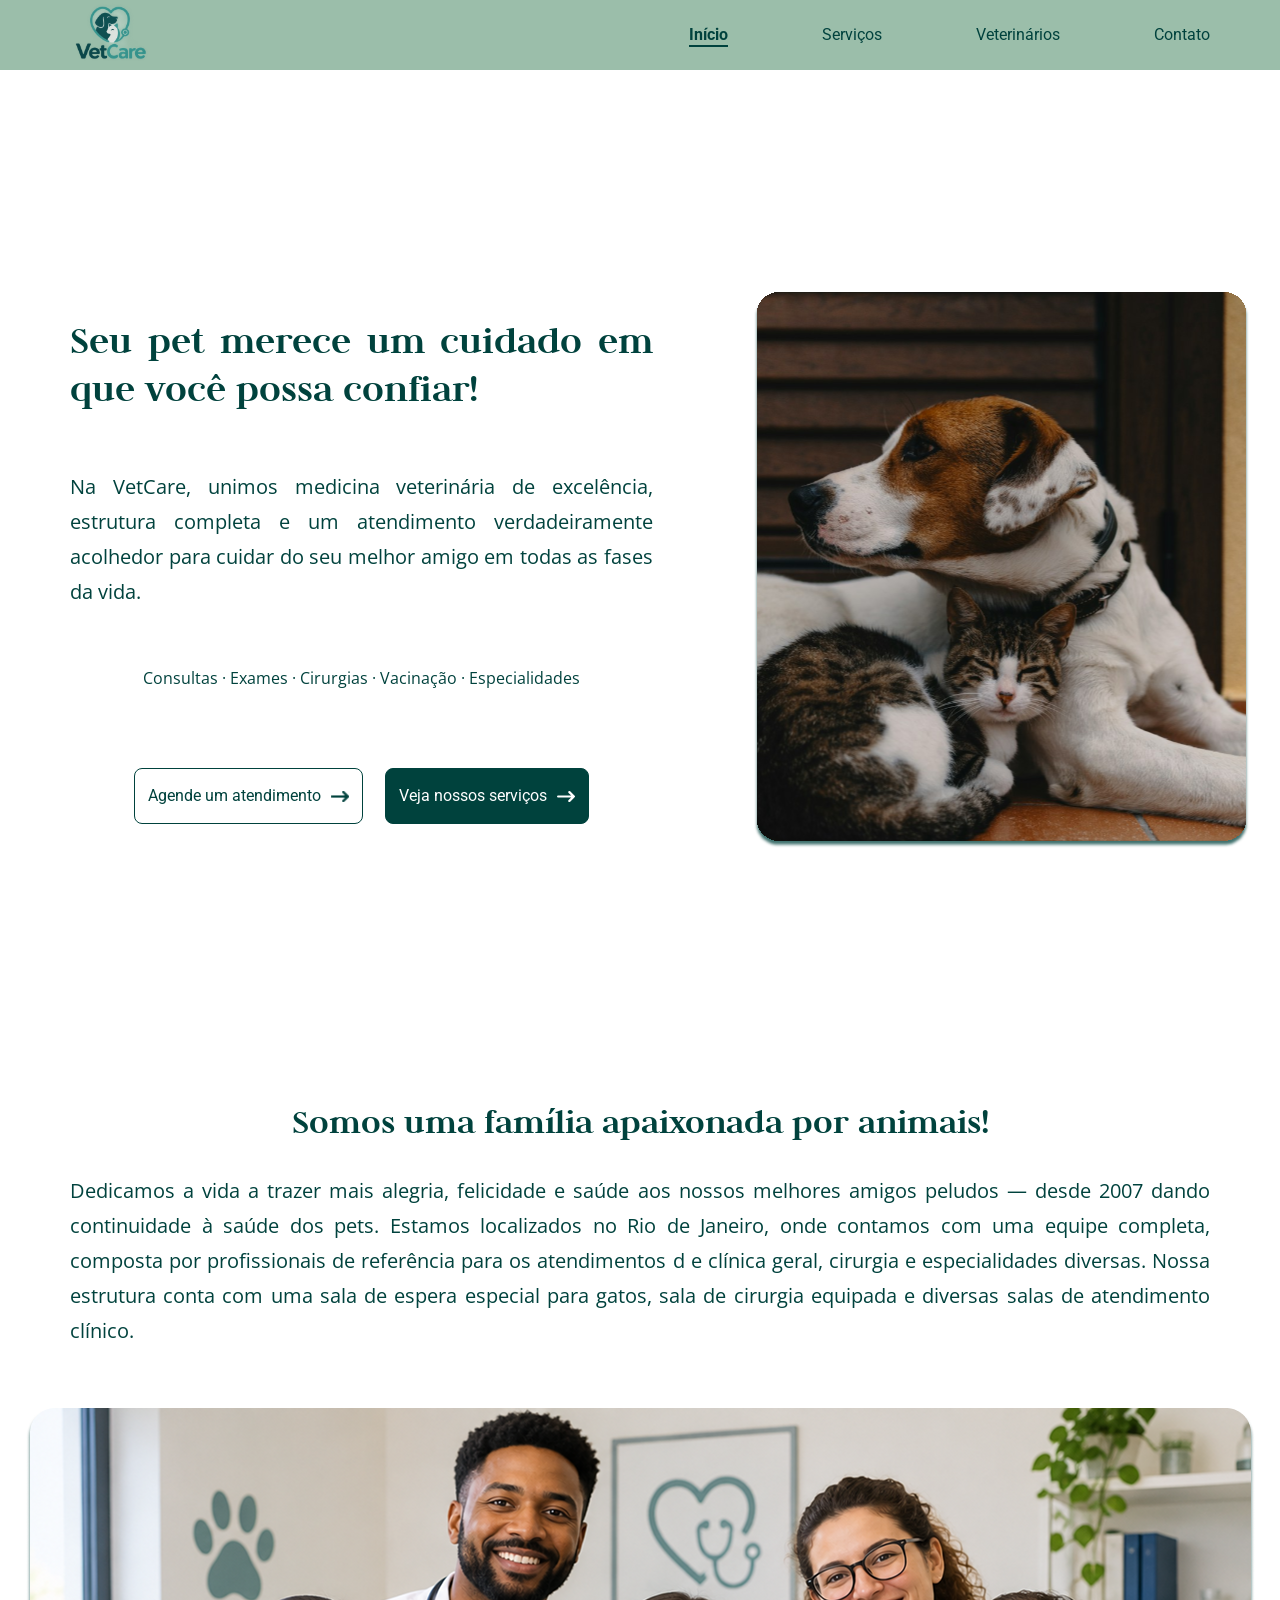
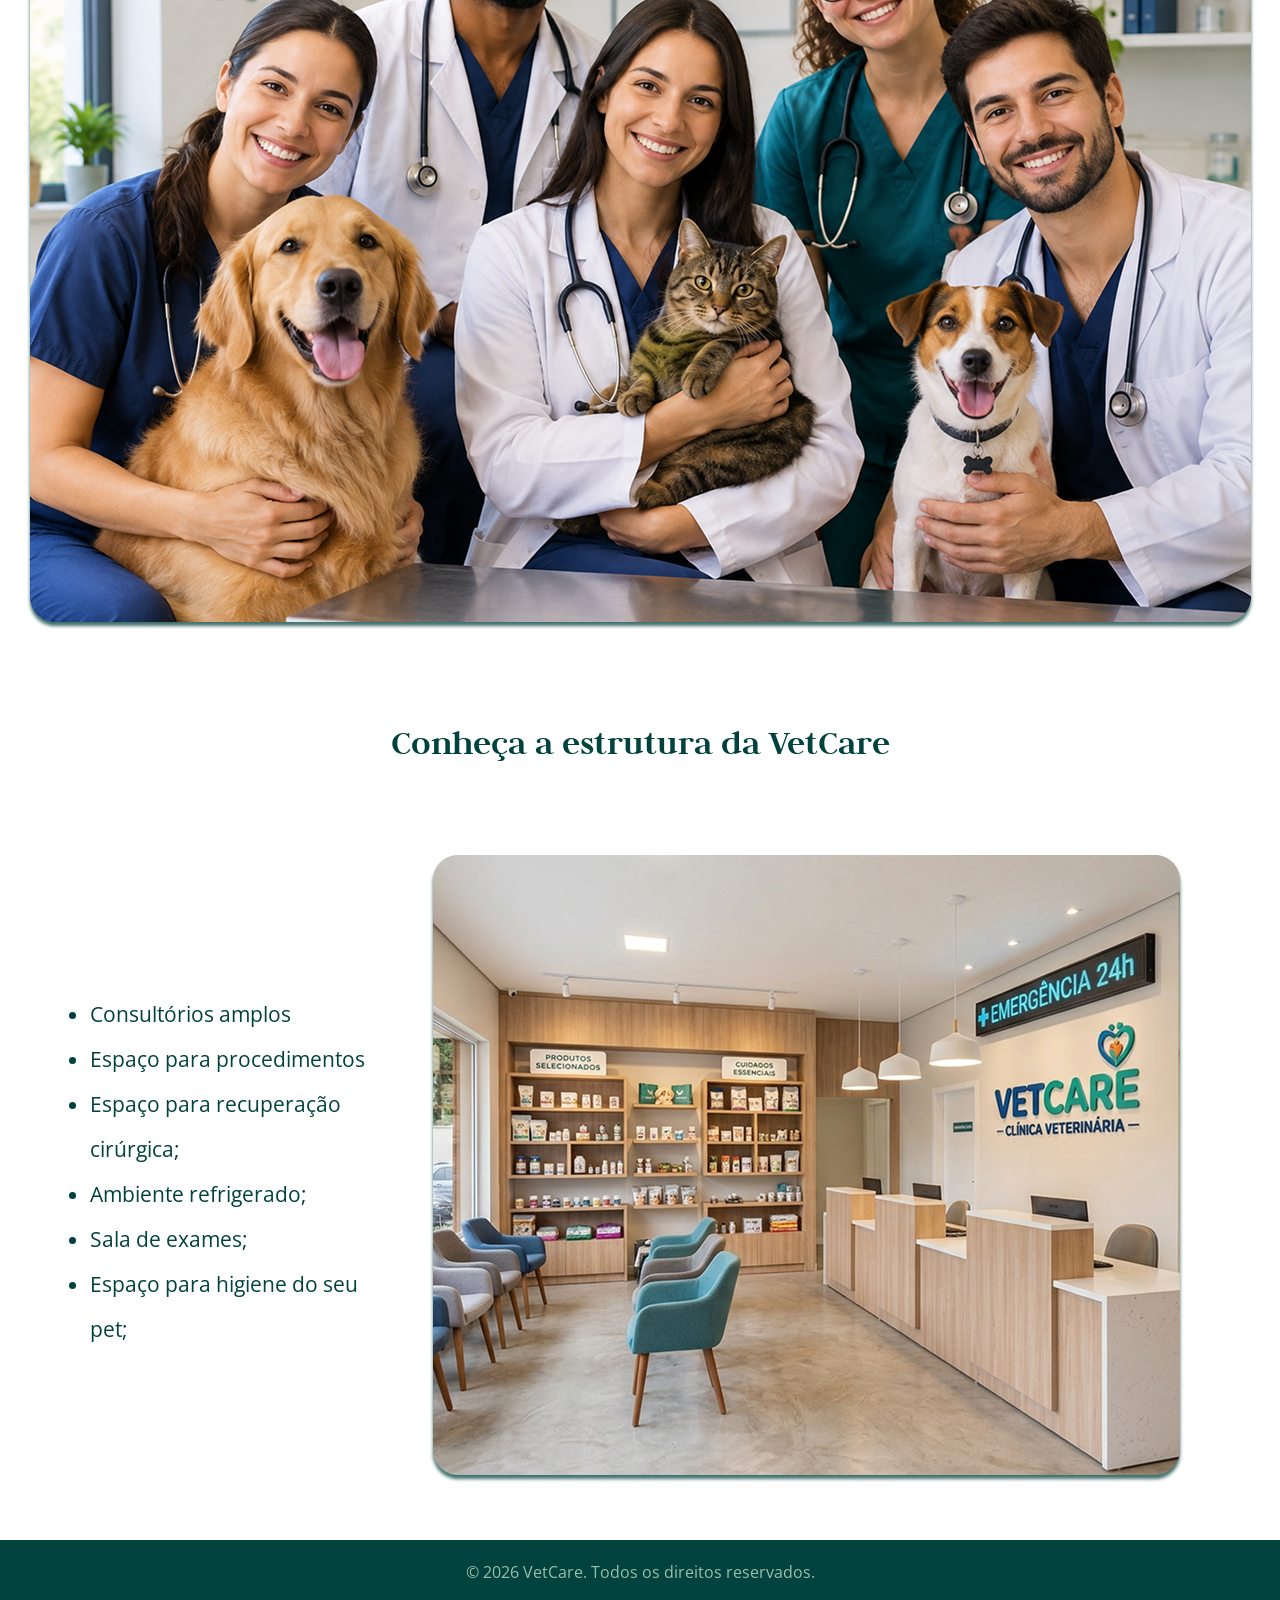
<file: index.html>
<!DOCTYPE html>
<html lang="pt-br">

<head>
    <meta charset="UTF-8">
    <meta name="viewport" content="width=device-width, initial-scale=1.0">
    <title>VetCare | Cuidado de qualidade para seu pet</title>
    <link rel="stylesheet" href="./css/styles.css">
    <link rel="stylesheet" href="./css/home.css">

    <link rel="preconnect" href="https://fonts.googleapis.com">
    <link rel="preconnect" href="https://fonts.gstatic.com" crossorigin>
    <link
        href="https://fonts.googleapis.com/css2?family=Judson:ital,wght@0,400;0,700;1,400&family=Montserrat:ital,wght@0,100..900;1,100..900&family=Open+Sans:ital,wght@0,300..800;1,300..800&family=Roboto:ital,wght@0,100..900;1,100..900&display=swap"
        rel="stylesheet">

</head>

<body>
    <header>
        <div class="logo"><a href="../index.html"><img src="./assets/img/logo.vetcare.png" alt="VetCare Logo"></a></div>
       
        <nav class="navbar">
            <ul>
                <li><a href="index.html" class="ativo">Início</a></li>
                <li><a href="pages/servicos.html">Serviços</a></li>
                <li><a href="pages/veterinarios.html">Veterinários</a></li>
                <li><a href="pages/contato.html">Contato</a></li>
            </ul>
        </nav>
    </header>

    <main>
        <section class="hero">
            <div class="hero-content">
                <h1>Seu pet merece um cuidado em que você possa confiar!</h1>
                <p class="hero-description">Na VetCare, unimos medicina veterinária de excelência, estrutura completa e
                    um atendimento verdadeiramente acolhedor para cuidar do seu melhor amigo em todas as fases da vida.
                </p>
                <p class="hero-services"> Consultas · Exames · Cirurgias · Vacinação · Especialidades</p>

                <div class="botoes">
                    <a href="pages/agendamento.html" class="btn-1">Agende um atendimento <img src="assets/icons/seta-direita-verde-2.jpg"
                            alt="seta direita"></a>
                    <a href="pages/servicos.html" class="btn-2">Veja nossos serviços <img src="assets/icons/seta-direita-branca.svg"
                            alt="seta direita"></a>
                </div>
            </div>



            <div class="hero-image">
                <img src="../assets/img/img-pet-01.svg" alt="Hero Image">
            </div>


        </section>

        <section>
            <div class="sobre-nos">
                <div class="texto-sobre-nos">
                    <h2>Somos uma família apaixonada por animais!</h2>
                    <p>Dedicamos a vida a trazer mais alegria, felicidade e saúde aos nossos melhores amigos peludos —
                        desde
                        2007 dando continuidade à saúde dos pets.
                        Estamos localizados no Rio de Janeiro, onde contamos com uma equipe completa, composta por
                        profissionais de referência para os atendimentos d e clínica geral, cirurgia e especialidades
                        diversas.
                        Nossa estrutura conta com uma sala de espera especial para gatos, sala de cirurgia equipada e
                        diversas salas de atendimento clínico.
                    </p>

                </div>

                <div class="imagem-sobre-nos">
                    <img src="..//assets/img/team 1.png" alt="Sobre Nós">
                </div>


            </div>



        </section>

        <section>
            <div class="estrutura">
                 <h2>Conheça a estrutura da VetCare</h2>

                <div class="estrutura-texto">
                   
                    <ul class="estrutura-lista">
                        <li>Consultórios amplos</li>
                        <li>Espaço para procedimentos</li>
                        <li>Espaço para recuperação cirúrgica;</li>
                        <li>Ambiente refrigerado;</li>
                        <li>Sala de exames;</li>
                        <li>Espaço para higiene do seu pet;</li>
                    </ul>

                

                    <div class="imagem-estrutura">
                         <img src="assets/img/estrutura-vetcare-2.png" alt="Estrutura VetCare">
                    </div>
                </div>
                    

            </div>


        </section>

    </main>

   <footer>
        <p>&copy; 2026 VetCare. Todos os direitos reservados.</p>
    </footer>

</body>

</html>
</file>
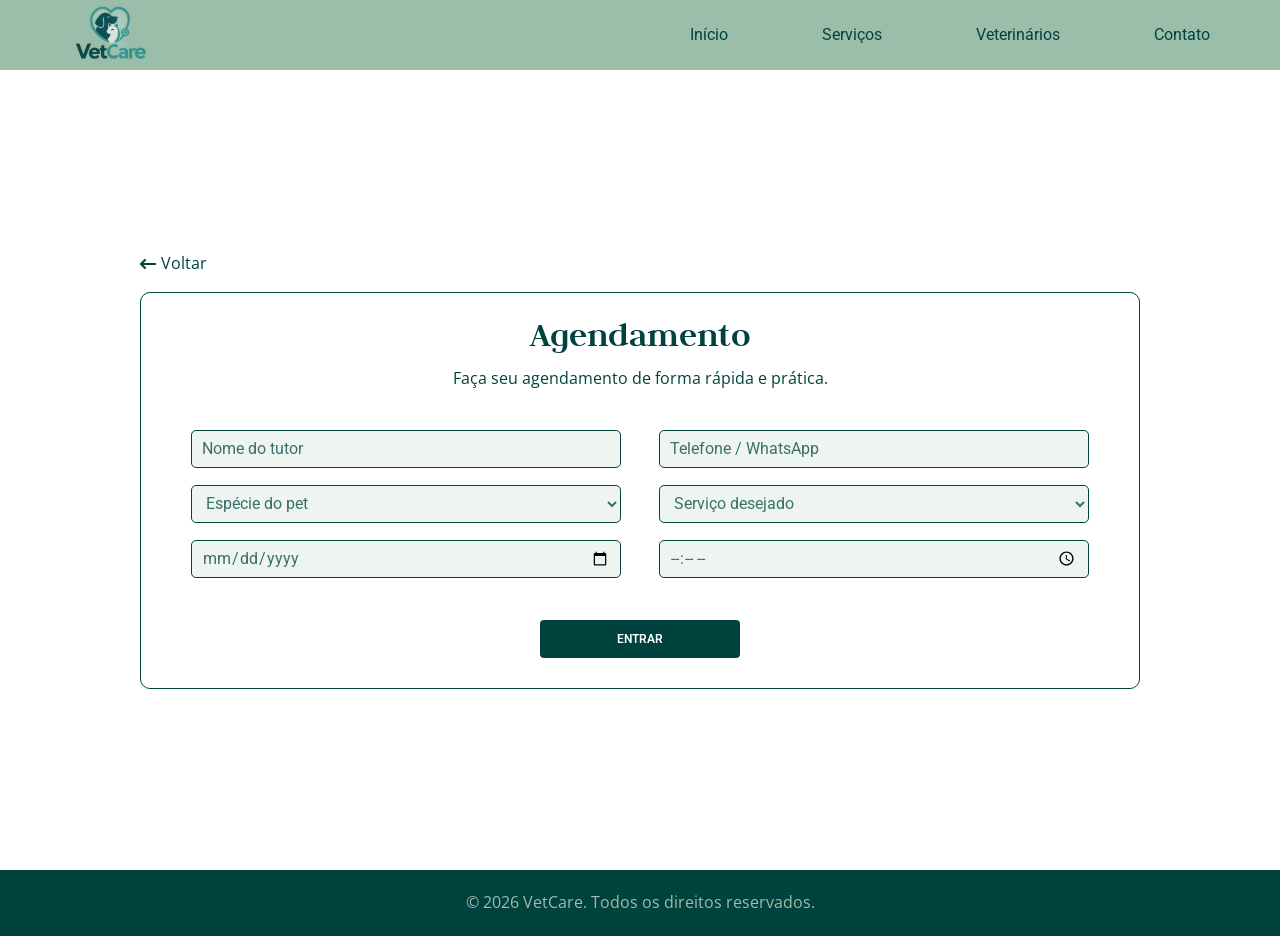
<file: pages/agendamento.html>
<!DOCTYPE html>
<html lang="pt-br">

<head>
    <meta charset="UTF-8">
    <meta name="viewport" content="width=device-width, initial-scale=1.0">
    <title>VetCare | Cuidado de qualidade para seu pet</title>
    <link rel="stylesheet" href="../css/styles.css">
    <link rel="stylesheet" href="../css/agendamento.css">

    <link rel="preconnect" href="https://fonts.googleapis.com">
    <link rel="preconnect" href="https://fonts.gstatic.com" crossorigin>
    <link
        href="https://fonts.googleapis.com/css2?family=Judson:ital,wght@0,400;0,700;1,400&family=Montserrat:ital,wght@0,100..900;1,100..900&family=Open+Sans:ital,wght@0,300..800;1,300..800&family=Roboto:ital,wght@0,100..900;1,100..900&display=swap"
        rel="stylesheet">

</head>

<body>
    <header>
        <div class="logo"><a href="../index.html"><img src="../assets/img/logo.vetcare.png" alt="VetCare Logo"></a>
        </div>

        <nav class="navbar">
            <ul>
                <li><a href="../index.html">Início</a></li>
                <li><a href="../pages/servicos.html">Serviços</a></li>
                <li><a href="../pages/veterinarios.html">Veterinários</a></li>
                <li><a href="../pages/contato.html">Contato</a></li>
            </ul>
        </nav>
    </header>
    <main>

        <section class="agendamento-section">


            <div class="voltar-container">
                <a href="../pages/servicos.html" class="voltar"><img src="../assets/icons/seta-esquerda-verde.png"
                    alt="Seta para voltar a esquerda">Voltar
                </a>
            </div>

            <div class="agendamento-container">


                <div class="agendamento-header">
                    <h2>Agendamento</h2>
                    <p>Faça seu agendamento de forma rápida e prática.</p>
                </div>


                <form class="agendamento-form" action="#" method="get">

                    <div class="input-group">

                        <label class="sr-only" for="nome">Nome do tutor</label>
                        <input type="text" id="nome" name="nome" placeholder="Nome do tutor" required>

                    </div>

                    <div class="input-group">
                        <label class="sr-only" for="tel">Telefone / WhatsApp</label>
                        <input type="text" id="tel" name="tel" placeholder="Telefone / WhatsApp" required>

                    </div>

                    <div class="input-group">

                        <label class="sr-only" for="especie_pet">Espécie do pet</label>
                        <select id="especie_pet" name="especie_pet" required>
                            <option value="" disabled selected>Espécie do pet</option>
                            <option value="cachorro">Cachorro</option>
                            <option value="gato">Gato</option>
                            <option value="outro">Outro</option>
                        </select>

                    </div>

                    <div class="input-group">
                        
                        <label class="sr-only" for="servico">Serviço desejado</label>
                        <select id="servico" name="servico" required>
                            <option value="" disabled selected>Serviço desejado</option>
                            <option value="consulta-clinica">Consulta Clínica</option>
                            <option value="cirurgia">Cirurgia</option>
                            <option value="exames">Exames</option>
                            <option value="vacina">Vacina</option>
                        </select>
                    </div>

                    <div class="input-group">
                        <label class="sr-only" for="date">Data</label>
                        <input type="date" name="date" id="date" placeholder="Selecione a data" required>
                    </div>

                    <div class="input-group">
                        <label class="sr-only" for="time">Horário</label>

                        <input type="time" name="time" id="time" placeholder="Selecione o horário" required>
                    </div>

                    <div class="agendamento-acoes">
                        <button type="submit">ENTRAR</button>
                    </div>
                    
                </form>

            </div>



            </form>

            </div>

        </section>

    </main>

    <footer>
        <p>&copy; 2026 VetCare. Todos os direitos reservados.</p>
    </footer>

</body>

</html>
</file>
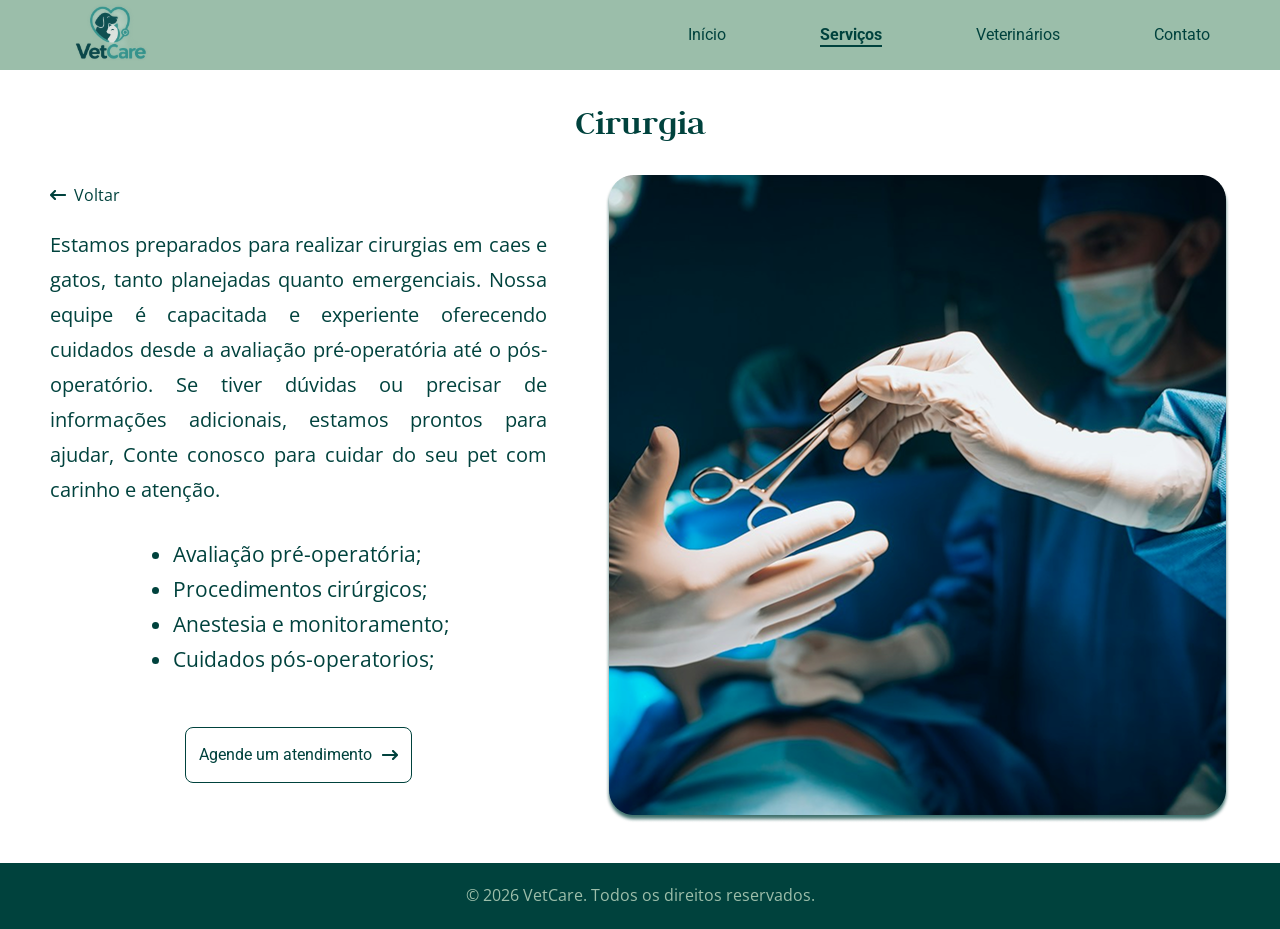
<file: pages/cirurgia.html>
<!DOCTYPE html>
<html lang="en">

<head>
    <meta charset="UTF-8">
    <meta name="viewport" content="width=device-width, initial-scale=1.0">
    <title>VetCare | Cuidado de qualidade para seu pet</title>
    <link rel="stylesheet" href="../css/styles.css">
    <link rel="stylesheet" href="../css/servicos.css">
    <link rel="preconnect" href="https://fonts.googleapis.com">
    <link rel="preconnect" href="https://fonts.gstatic.com" crossorigin>
    <link
        href="https://fonts.googleapis.com/css2?family=Judson:ital,wght@0,400;0,700;1,400&family=Montserrat:ital,wght@0,100..900;1,100..900&family=Open+Sans:ital,wght@0,300..800;1,300..800&family=Roboto:ital,wght@0,100..900;1,100..900&display=swap"
        rel="stylesheet">

</head>

<body>
    <header>
        <div class="logo"><a href="../index.html"><img src="../assets/img/logo.vetcare.png" alt="VetCare Logo"></a></div>

        <nav class="navbar">
            <ul>
                <li><a href="../index.html">Início</a></li>
                <li><a href="../pages/servicos.html" class="ativo">Serviços</a></li>
                <li><a href="../pages/veterinarios.html">Veterinários</a></li>
                <li><a href="../pages/contato.html">Contato</a></li>
            </ul>
        </nav>
    </header>
    
    <main>
        <section class="detalhes-servico">
            <h2>Cirurgia</h2>

            <div class="servico-content">

                <div class="servico-texto">

                    <a href="../pages/servicos.html"><img src="../assets/icons/seta-esquerda-verde.png" alt="Seta para voltar a esquerda"> Voltar</a>

                    <p class="servico-description">Estamos preparados para realizar cirurgias em caes e gatos, tanto planejadas quanto emergenciais. Nossa equipe é capacitada e experiente oferecendo cuidados desde a avaliação pré-operatória até o pós-operatório. Se tiver dúvidas ou precisar de informações adicionais, estamos prontos para ajudar, Conte conosco para cuidar do seu pet com carinho e atenção.
                    </p>


                    <div class="descricao-servico">
                        <ul class="descricao-servico-lista">
                            <li>Avaliação pré-operatória;</li>
                            <li>Procedimentos cirúrgicos;</li>
                            <li>Anestesia e monitoramento;</li>
                            <li>Cuidados pós-operatorios;</li>
                            

                        </ul>
                    </div>

                    <div class="botoes">
                    <a href="agendamento.html" class="btn-1">Agende um atendimento <img src="../assets/icons/seta-direita-verde-2.jpg"
                            alt="seta direita"></a>
                    
                </div>


                </div>

                <div class="servico-image">
                    <img src="../assets/img/detalhes-cirurgia.png" alt="imagem da cirurgia">
                </div>


        </section>


    </main>

    <footer>
        <p>&copy; 2026 VetCare. Todos os direitos reservados.</p>
    </footer>

</body>

</html>
</file>
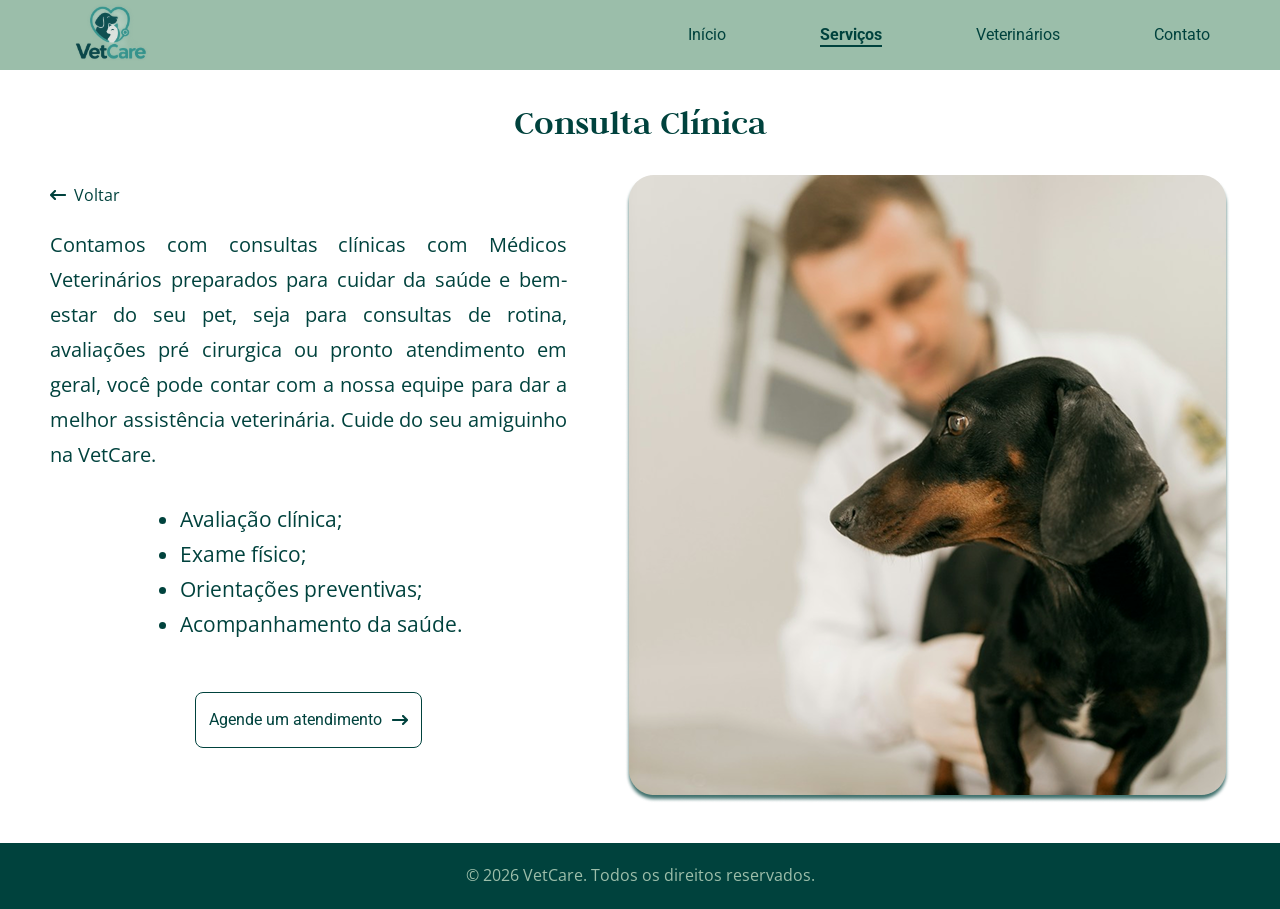
<file: pages/consulta-clinica.html>
<!DOCTYPE html>
<html lang="en">

<head>
    <meta charset="UTF-8">
    <meta name="viewport" content="width=device-width, initial-scale=1.0">
    <title>VetCare | Cuidado de qualidade para seu pet</title>
    <link rel="stylesheet" href="../css/styles.css">
    <link rel="stylesheet" href="../css/servicos.css">
    <link rel="preconnect" href="https://fonts.googleapis.com">
    <link rel="preconnect" href="https://fonts.gstatic.com" crossorigin>
    <link
        href="https://fonts.googleapis.com/css2?family=Judson:ital,wght@0,400;0,700;1,400&family=Montserrat:ital,wght@0,100..900;1,100..900&family=Open+Sans:ital,wght@0,300..800;1,300..800&family=Roboto:ital,wght@0,100..900;1,100..900&display=swap"
        rel="stylesheet">

</head>

<body>
       <header>
        <div class="logo"><a href="../index.html"><img src="../assets/img/logo.vetcare.png" alt="VetCare Logo"></a></div>

        <nav class="navbar">
            <ul>
                <li><a href="../index.html">Início</a></li>
                <li><a href="../pages/servicos.html" class="ativo">Serviços</a></li>
                <li><a href="../pages/veterinarios.html">Veterinários</a></li>
                <li><a href="../pages/contato.html">Contato</a></li>
            </ul>
        </nav>
    </header>

    <main>
        <section class="detalhes-servico">
            <h2>Consulta Clínica</h2>

            <div class="servico-content">

                <div class="servico-texto">

                    <a href="../pages/servicos.html"><img src="../assets/icons/seta-esquerda-verde.png" alt="Seta para voltar a esquerda"> Voltar</a>

                    <p class="servico-description">Contamos com consultas clínicas com Médicos Veterinários preparados
                        para
                        cuidar da saúde e bem-estar do seu pet, seja para consultas de rotina, avaliações pré cirurgica
                        ou
                        pronto atendimento em geral, você pode contar com a nossa equipe para dar a melhor assistência
                        veterinária. Cuide do seu amiguinho na VetCare.
                    </p>


                    <div class="descricao-servico">
                        <ul class="descricao-servico-lista">
                            <li>Avaliação clínica;</li>
                            <li>Exame físico;</li>
                            <li>Orientações preventivas;</li>
                            <li>Acompanhamento da saúde.</li>

                        </ul>
                    </div>

                    <div class="botoes">
                        <a href="agendamento.html" class="btn-1">Agende um atendimento <img src="../assets/icons/seta-direita-verde-2.jpg"
                            alt="seta direita"></a>
                    </div>
                


                </div>

                <div class="servico-image">
                    <img src="../assets/img/detalhes-consulta-clinica.png" alt="imagem da consulta clínica">
                </div>


        </section>


    </main>

    <footer>
        <p>&copy; 2026 VetCare. Todos os direitos reservados.</p>
    </footer>

</body>

</html>
</file>
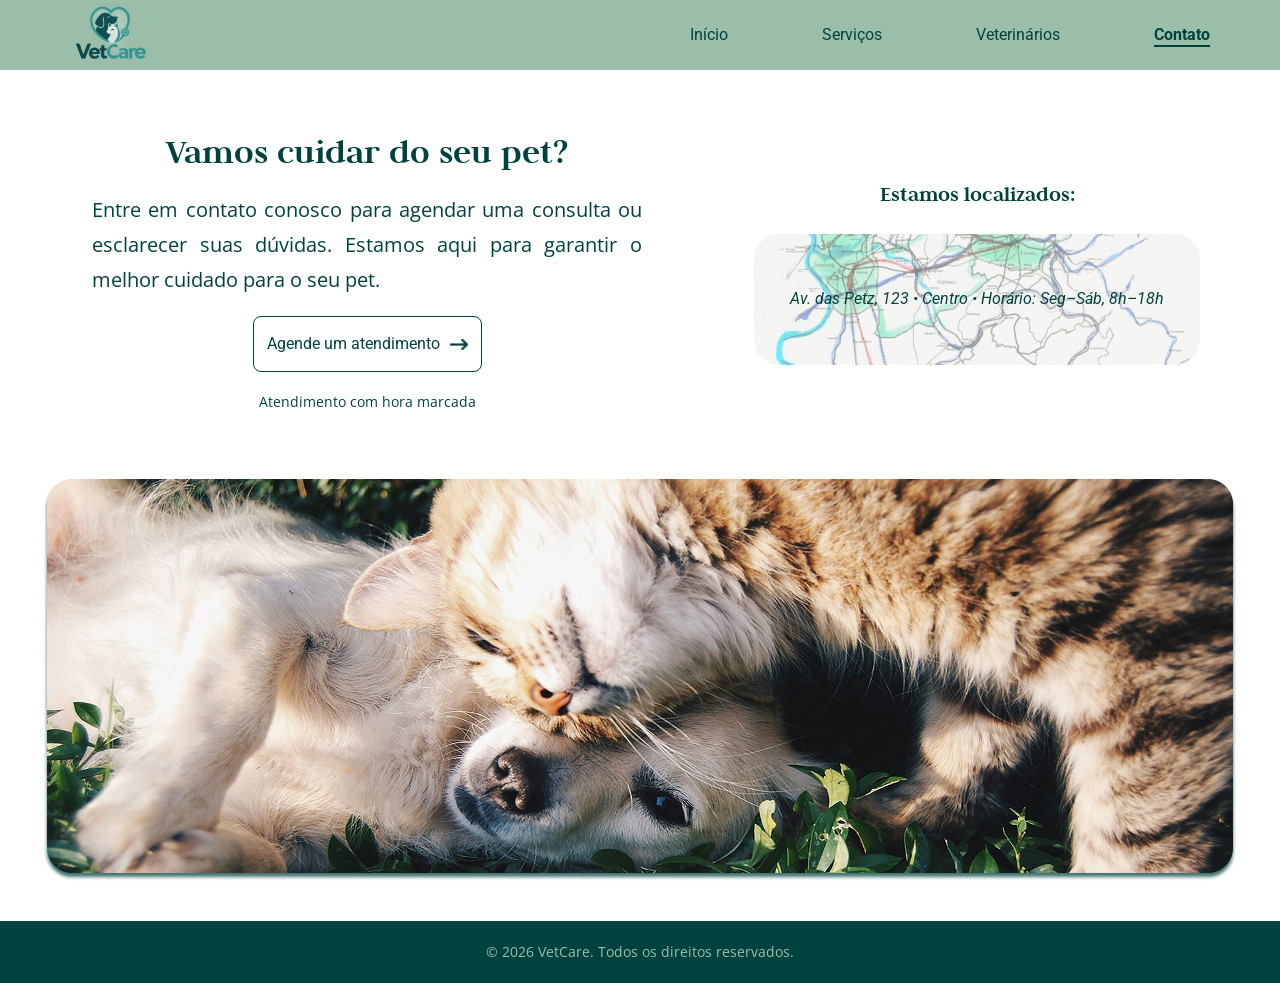
<file: pages/contato.html>
<!DOCTYPE html>
<html lang="pt-br">

<head>
    <meta charset="UTF-8">
    <meta name="viewport" content="width=device-width, initial-scale=1.0">
    <title>VetCare | Cuidado de qualidade para seu pet</title>
    <link rel="stylesheet" href="../css/styles.css">
    <link rel="stylesheet" href="../css/contatos.css">

    <link rel="preconnect" href="https://fonts.googleapis.com">
    <link rel="preconnect" href="https://fonts.gstatic.com" crossorigin>
    <link
        href="https://fonts.googleapis.com/css2?family=Judson:ital,wght@0,400;0,700;1,400&family=Montserrat:ital,wght@0,100..900;1,100..900&family=Open+Sans:ital,wght@0,300..800;1,300..800&family=Roboto:ital,wght@0,100..900;1,100..900&display=swap"
        rel="stylesheet">

</head>

<body>
    <header>
        <div class="logo"><a href="../index.html"><img src="../assets/img/logo.vetcare.png" alt="VetCare Logo"></a></div>

        <nav class="navbar">
            <ul>
                <li><a href="../index.html" class=>Início</a></li>
                <li><a href="../pages/servicos.html">Serviços</a></li>
                <li><a href="../pages/veterinarios.html">Veterinários</a></li>
                <li><a href="../pages/contato.html" class="ativo">Contato</a></li>
            </ul>
        </nav>
    </header>

    <main>
        <section class="contato">
            <div class="contato-content">
                <h2>Vamos cuidar do seu pet?</h2>
                <p class="contato-description">
                    Entre em contato conosco para agendar uma consulta ou esclarecer suas dúvidas. Estamos aqui para
                    garantir o melhor cuidado para o seu pet.
                </p>

                <div class="botoes">
                    <a href="agendamento.html" class="btn-1">Agende um atendimento <img src="../assets/icons/seta-direita-verde-2.jpg"
                            alt="seta direita"></a>

                </div>

                <p>Atendimento com hora marcada</p>

            </div>



            <div class="contato-image">
                <div class="localização">
                    <h3>Estamos localizados:</h3>

                    <div class="map">
                        <img src="../assets/img/mapa.png" alt="Hero Image">

                        <address> Av. das Petz, 123 • Centro • Horário: Seg–Sáb, 8h–18h</address>

                    </div>
                </div>
            </div>

          
        </section>

       <section class="imagem-pets">
            <img src="../assets/img/img - pets.png" alt="Hero Image">
       </section>

    </main>

    <footer>
        <p>&copy; 2026 VetCare. Todos os direitos reservados.</p>
    </footer>

</body>

</html>
</file>
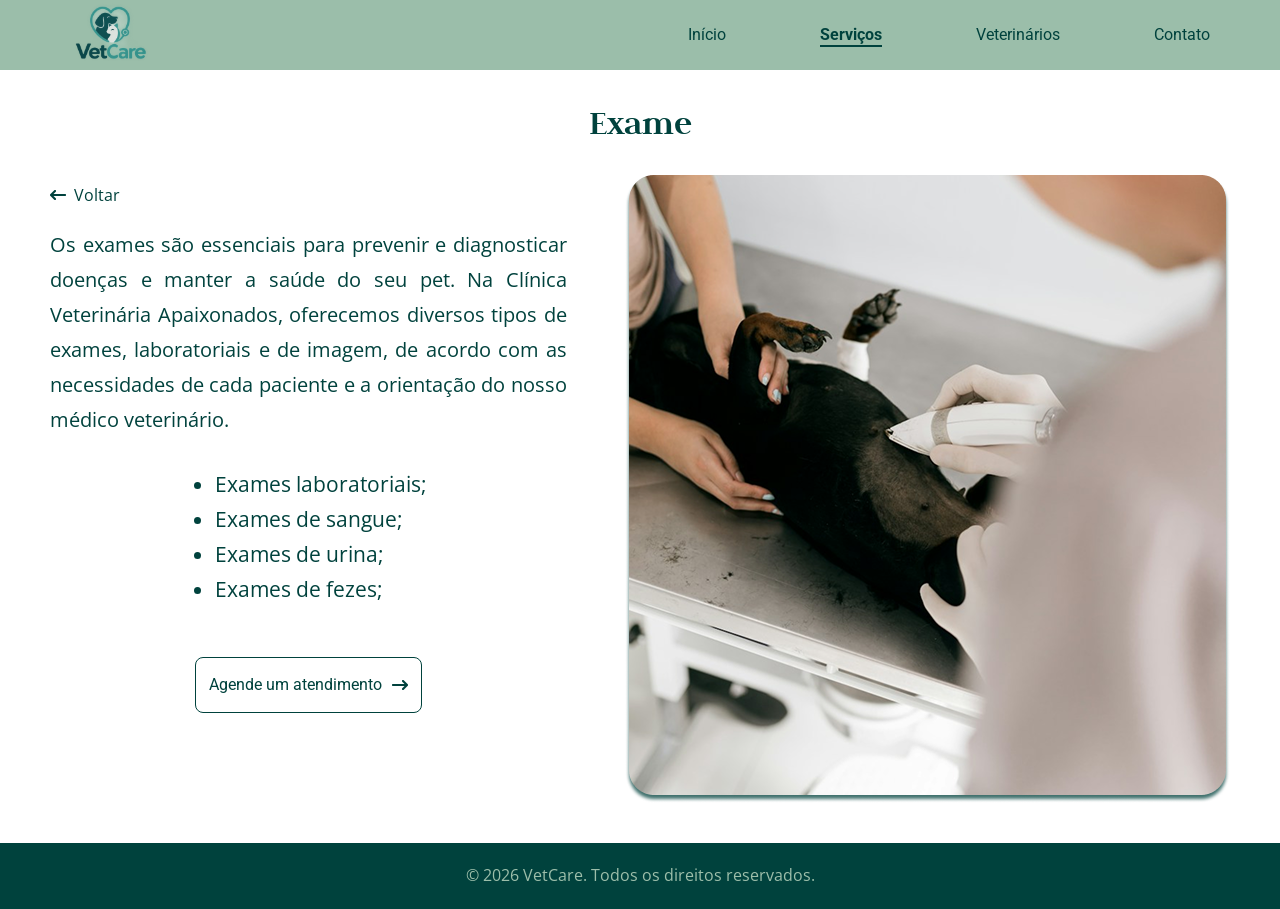
<file: pages/exame.html>
<!DOCTYPE html>
<html lang="en">

<head>
    <meta charset="UTF-8">
    <meta name="viewport" content="width=device-width, initial-scale=1.0">
    <title>VetCare | Cuidado de qualidade para seu pet</title>
    <link rel="stylesheet" href="../css/styles.css">
    <link rel="stylesheet" href="../css/servicos.css">
    <link rel="preconnect" href="https://fonts.googleapis.com">
    <link rel="preconnect" href="https://fonts.gstatic.com" crossorigin>
    <link
        href="https://fonts.googleapis.com/css2?family=Judson:ital,wght@0,400;0,700;1,400&family=Montserrat:ital,wght@0,100..900;1,100..900&family=Open+Sans:ital,wght@0,300..800;1,300..800&family=Roboto:ital,wght@0,100..900;1,100..900&display=swap"
        rel="stylesheet">

</head>

<body>
    <header>
        <div class="logo"><a href="../index.html"><img src="../assets/img/logo.vetcare.png" alt="VetCare Logo"></a></div>

        <nav class="navbar">
            <ul>
                <li><a href="../index.html">Início</a></li>
                <li><a href="../pages/servicos.html" class="ativo">Serviços</a></li>
                <li><a href="../pages/veterinarios.html">Veterinários</a></li>
                <li><a href="../pages/contato.html">Contato</a></li>
            </ul>
        </nav>
    </header>

    <main>
        <section class="detalhes-servico">
            <h2>Exame</h2>

            <div class="servico-content">

                <div class="servico-texto">

                    <a href="../pages/servicos.html"><img src="../assets/icons/seta-esquerda-verde.png" alt="Seta para voltar a esquerda"> Voltar</a>

                    <p class="servico-description">Os exames são essenciais para prevenir e diagnosticar doenças e manter a saúde do seu pet. Na Clínica Veterinária Apaixonados, oferecemos diversos tipos de exames, laboratoriais e de imagem, de acordo com as necessidades de cada paciente e a orientação do nosso médico veterinário.
                    </p>


                    <div class="descricao-servico">
                        <ul class="descricao-servico-lista">
                            <li>Exames laboratoriais;</li>
                            <li>Exames de sangue;</li>
                            <li>Exames de urina;</li>
                            <li>Exames de fezes;</li>
                                                       

                        </ul>
                    </div>

                    <div class="botoes">
                    <a href="agendamento.html" class="btn-1">Agende um atendimento <img src="../assets/icons/seta-direita-verde-2.jpg"
                            alt="seta direita"></a>
                    
                </div>


                </div>

                <div class="servico-image">
                    <img src="../assets/img/detalhes-exame.png" alt="imagem do exame">
                </div>


        </section>


    </main>

    <footer>
        <p>&copy; 2026 VetCare. Todos os direitos reservados.</p>
    </footer>

</body>

</html>
</file>
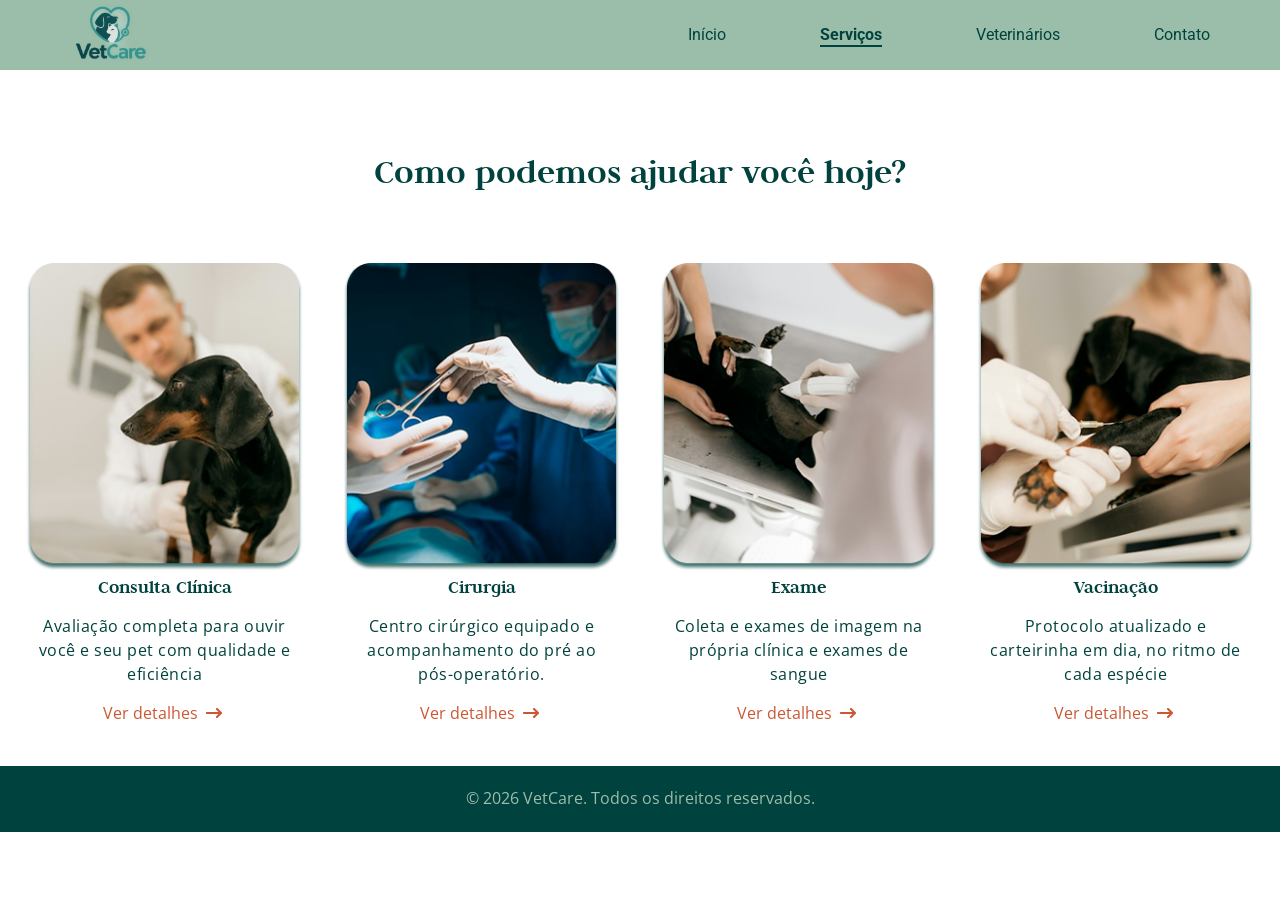
<file: pages/servicos.html>
<!DOCTYPE html>
<html lang="en">

<head>
    <meta charset="UTF-8">
    <meta name="viewport" content="width=device-width, initial-scale=1.0">
    <title>VetCare | Cuidado de qualidade para seu pet</title>
    <link rel="stylesheet" href="../css/styles.css">
    <link rel="stylesheet" href="../css/servicos.css">
    <link rel="preconnect" href="https://fonts.googleapis.com">
    <link rel="preconnect" href="https://fonts.gstatic.com" crossorigin>
    <link
        href="https://fonts.googleapis.com/css2?family=Judson:ital,wght@0,400;0,700;1,400&family=Montserrat:ital,wght@0,100..900;1,100..900&family=Open+Sans:ital,wght@0,300..800;1,300..800&family=Roboto:ital,wght@0,100..900;1,100..900&display=swap"
        rel="stylesheet">

</head>

<body>
    <header>
        <div class="logo"><a href="../index.html"><img src="../assets/img/logo.vetcare.png" alt="VetCare Logo"></a></div>

        <nav class="navbar">
            <ul>
                <li><a href="../index.html">Início</a></li>
                <li><a href="../pages/servicos.html" class="ativo">Serviços</a></li>
                <li><a href="../pages/veterinarios.html">Veterinários</a></li>
                <li><a href="../pages/contato.html">Contato</a></li>
            </ul>
        </nav>
    </header>

    <main>

        <section class="services">

            <h2>Como podemos ajudar você hoje?</h2>

            <div class="services-card">

                <article class="card-service">
                    <img class="card-service-img" src="../assets/img/consulta-clinica.png" alt="Consulta Clínica">
                    <h3>Consulta Clínica</h3>
                    <p>Avaliação completa para ouvir você e seu pet com qualidade e eficiência</p>
                    <a href="consulta-clinica.html">Ver detalhes <img src="../assets/icons/seta-direita-laranja.png" alt="Seta para a direita"></a>

                </article>

                <article class="card-service">
                    <img class="card-service-img" src="../assets/img/cirurgia.png" alt="Cirurgia">
                    <h3>Cirurgia</h3>
                    <p>Centro cirúrgico equipado e acompanhamento do pré ao pós-operatório.</p>
                    <a href="cirurgia.html">Ver detalhes <img src="../assets/icons/seta-direita-laranja.png" alt="Seta para a direita"></a>

                </article>

                <article class="card-service">
                    <img class="card-service-img" src="../assets/img/exame.png" alt="Exame">
                    <h3>Exame</h3>
                    <p>Coleta e exames de imagem na própria clínica e exames de sangue</p>
                    <a href="exame.html">Ver detalhes <img src="../assets/icons/seta-direita-laranja.png" alt="Seta para a direita"></a>

                </article>

                <article class="card-service">
                    <img class="card-service-img" src="../assets/img/vacinacao.png" alt="Vacinação">
                    <h3>Vacinação</h3>
                    <p>Protocolo atualizado e carteirinha em dia, no ritmo de cada espécie</p>
                    <a href="vacinacao.html">Ver detalhes <img src="../assets/icons/seta-direita-laranja.png" alt="Seta para a direita"></a>

                </article>
            </div>


        </section>

        <footer>
            <p>&copy; 2026 VetCare. Todos os direitos reservados.</p>
        </footer>
    </main>

</body>

</html>
</file>
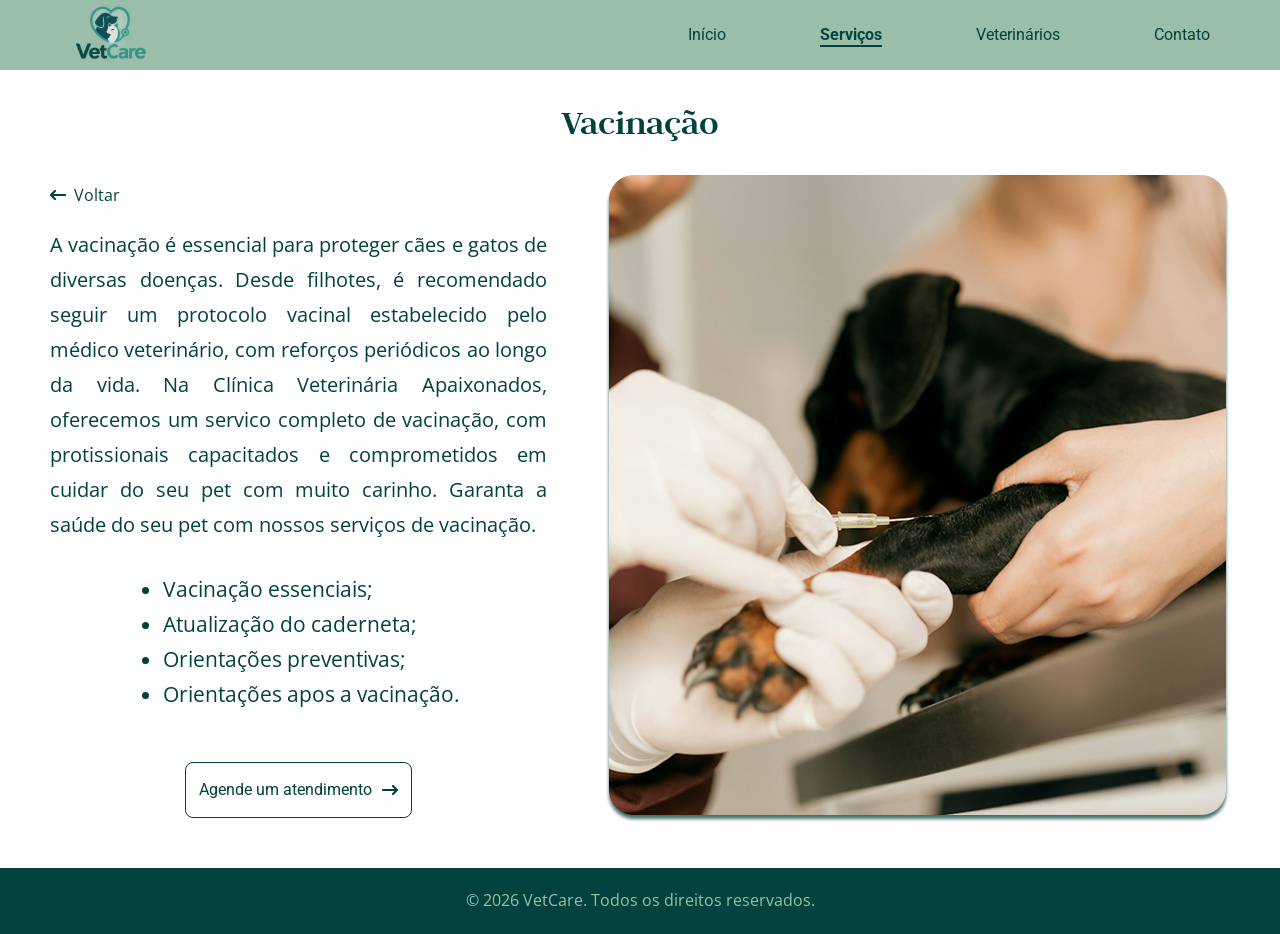
<file: pages/vacinacao.html>
<!DOCTYPE html>
<html lang="en">

<head>
    <meta charset="UTF-8">
    <meta name="viewport" content="width=device-width, initial-scale=1.0">
    <title>VetCare | Cuidado de qualidade para seu pet</title>
    <link rel="stylesheet" href="../css/styles.css">
    <link rel="stylesheet" href="../css/servicos.css">
    <link rel="preconnect" href="https://fonts.googleapis.com">
    <link rel="preconnect" href="https://fonts.gstatic.com" crossorigin>
    <link
        href="https://fonts.googleapis.com/css2?family=Judson:ital,wght@0,400;0,700;1,400&family=Montserrat:ital,wght@0,100..900;1,100..900&family=Open+Sans:ital,wght@0,300..800;1,300..800&family=Roboto:ital,wght@0,100..900;1,100..900&display=swap"
        rel="stylesheet">

</head>

<body>
    <header>
        <div class="logo"><a href="../index.html"><img src="../assets/img/logo.vetcare.png" alt="VetCare Logo"></a></div>

        <nav class="navbar">
            <ul>
                <li><a href="index.html">Início</a></li>
                <li><a href="../pages/servicos.html" class="ativo">Serviços</a></li>
                <li><a href="./veterinarios.html">Veterinários</a></li>
                <li><a href="./contato.html">Contato</a></li>
            </ul>
        </nav>
    </header>

    <main>
        <section class="detalhes-servico">
            <h2>Vacinação</h2>

            <div class="servico-content">

                <div class="servico-texto">

                    <a href="../pages/servicos.html"><img src="../assets/icons/seta-esquerda-verde.png" alt="Seta para voltar a esquerda"> Voltar</a>

                    <p class="servico-description">A vacinação é essencial para proteger cães e gatos de diversas doenças. Desde filhotes, é recomendado seguir um protocolo vacinal estabelecido pelo médico veterinário, com reforços periódicos ao longo da vida. Na Clínica Veterinária Apaixonados, oferecemos um servico completo de vacinação, com protissionais capacitados e comprometidos em cuidar do seu pet com muito carinho. Garanta a saúde do seu pet com nossos serviços de vacinação.
                    </p>


                    <div class="descricao-servico">
                        <ul class="descricao-servico-lista">
                            <li>Vacinação essenciais;</li>
                            <li>Atualização do caderneta;</li>
                            <li>Orientações preventivas;</li>
                            <li>Orientações apos a vacinação.</li>
                                                       

                        </ul>
                    </div>

                    <div class="botoes">
                    <a href="agendamento.html" class="btn-1">Agende um atendimento <img src="../assets/icons/seta-direita-verde-2.jpg"
                            alt="seta direita"></a>
                    
                </div>


                </div>

                <div class="servico-image">
                    <img src="../assets/img/detalhes-vacinacao.png" alt="imagem da vacinação">
                </div>


        </section>


    </main>

    <footer>
        <p>&copy; 2026 VetCare. Todos os direitos reservados.</p>
    </footer>

</body>

</html>
</file>
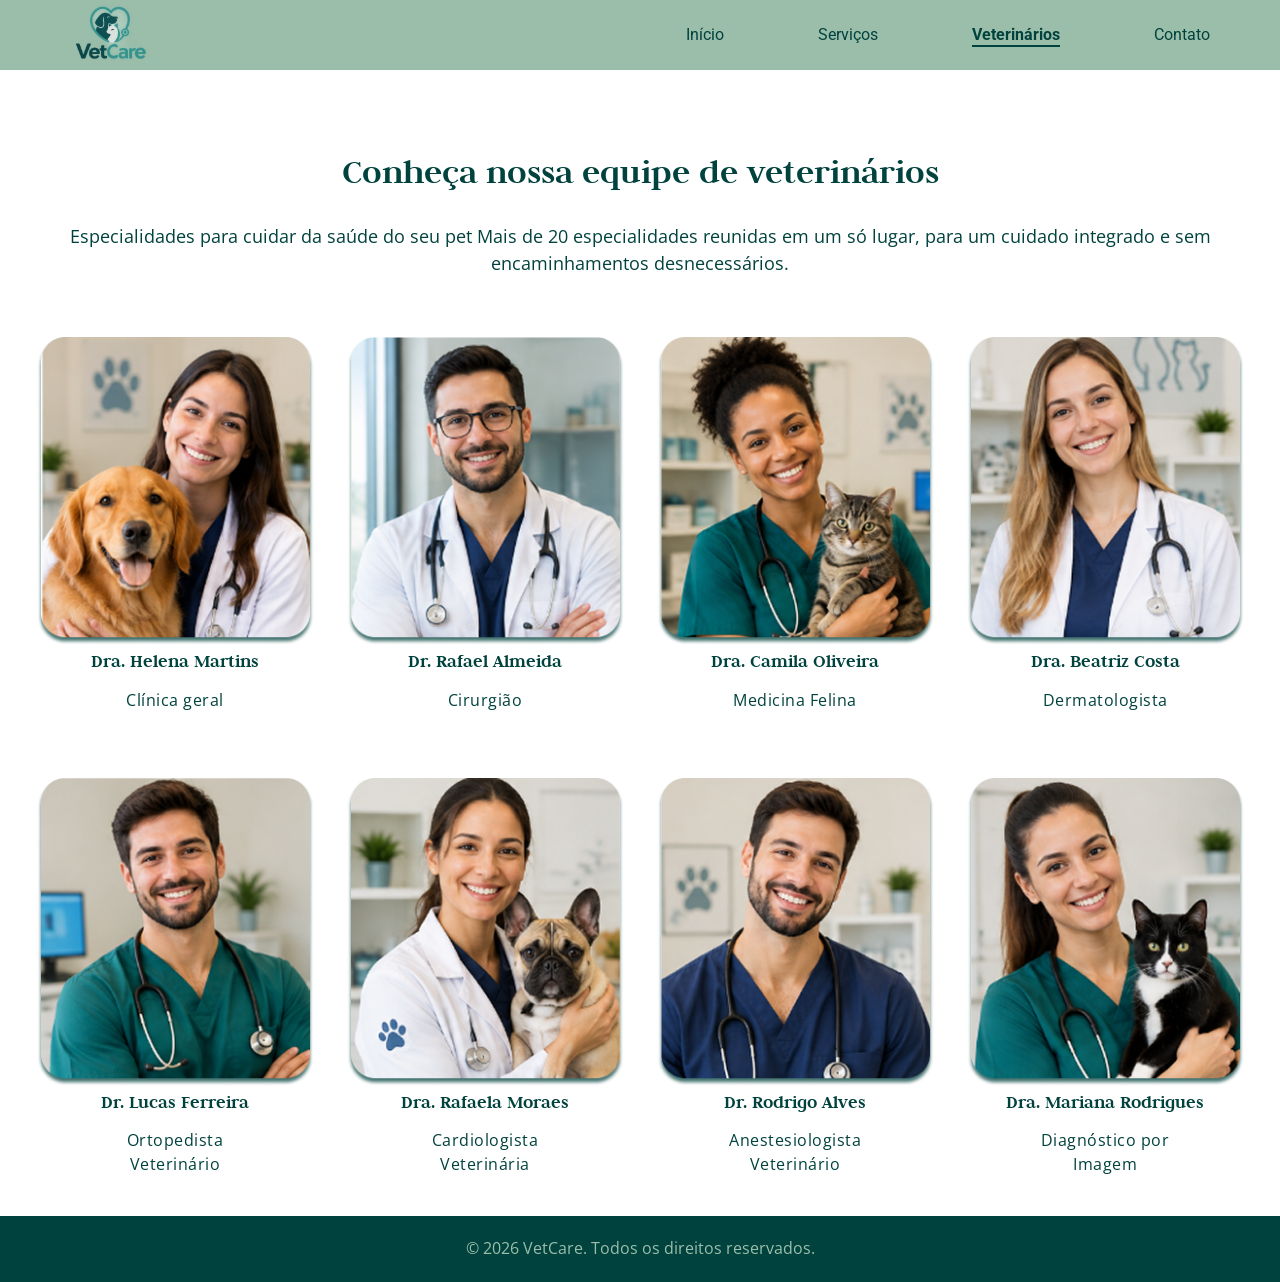
<file: pages/veterinarios.html>
<!DOCTYPE html>
<html lang="en">

<head>
    <meta charset="UTF-8">
    <meta name="viewport" content="width=device-width, initial-scale=1.0">
    <title>VetCare | Cuidado de qualidade para seu pet</title>
    <link rel="stylesheet" href="../css/styles.css">
    <link rel="stylesheet" href="../css/veterinarios.css">
    <link rel="preconnect" href="https://fonts.googleapis.com">
    <link rel="preconnect" href="https://fonts.gstatic.com" crossorigin>
    <link
        href="https://fonts.googleapis.com/css2?family=Judson:ital,wght@0,400;0,700;1,400&family=Montserrat:ital,wght@0,100..900;1,100..900&family=Open+Sans:ital,wght@0,300..800;1,300..800&family=Roboto:ital,wght@0,100..900;1,100..900&display=swap"
        rel="stylesheet">

</head>

<body>
    <header>
        <div class="logo"><a href="../index.html"><img src="../assets/img/logo.vetcare.png" alt="VetCare Logo"></a>
        </div>

        <nav class="navbar">
            <ul>
                <li><a href="../index.html">Início</a></li>
                <li><a href="../pages/servicos.html">Serviços</a></li>
                <li><a href="../pages/veterinarios.html" class="ativo">Veterinários</a></li>
                <li><a href="../pages/contato.html">Contato</a></li>
            </ul>
        </nav>
    </header>

    <main>

        <section class="veterinarios">

            <h2>Conheça nossa equipe de veterinários</h2>
            <p>Especialidades para cuidar da saúde do seu pet
                Mais de 20 especialidades reunidas em um só lugar, para um cuidado integrado e sem encaminhamentos
                desnecessários.</p>

            <div class="veterinarios-card">

                <article class="card-veterinarios">
                    <img class="card-veterinarios-img" src="../assets/img/helena-martins.png"
                        alt="foto da Dra. Helena Martins">
                    <h3>Dra. Helena Martins</h3>
                    <p>Clínica geral</p>

                </article>

                <article class="card-veterinarios">
                    <img class="card-veterinarios-img" src="../assets/img/rafael-almeida.png"
                        alt="foto do Dr. Rafael Almeida">
                    <h3>Dr. Rafael Almeida</h3>
                    <p>Cirurgião</p>

                </article>

                <article class="card-veterinarios">
                    <img class="card-veterinarios-img" src="../assets/img/camila-oliveira.png"
                        alt="foto da Dra. Camila Oliveira">
                    <h3>Dra. Camila Oliveira</h3>
                    <p>Medicina Felina</p>

                </article>

                <article class="card-veterinarios">
                    <img class="card-veterinarios-img" src="../assets/img/beatriz-costa.png"
                        alt="foto da Dra. Beatriz Costa">
                    <h3>Dra. Beatriz Costa</h3>
                    <p>Dermatologista</p>

                </article>

                <article class="card-veterinarios">
                    <img class="card-veterinarios-img" src="../assets/img/lucas-ferreira.png"
                        alt="foto do Dr. Lucas Ferreira">
                    <h3>Dr. Lucas Ferreira</h3>
                    <p>Ortopedista Veterinário</p>

                </article>

                <article class="card-veterinarios">
                    <img class="card-veterinarios-img" src="../assets/img/Rafaela-moraes.png"
                        alt="foto da Dra. Rafaela Moraes">
                    <h3>Dra. Rafaela Moraes</h3>
                    <p>Cardiologista Veterinária</p>

                </article>

                <article class="card-veterinarios">
                    <img class="card-veterinarios-img" src="../assets/img/rodrigo-alves.png"
                        alt="foto do Dr. Rodrigo Alves">
                    <h3>Dr. Rodrigo Alves</h3>
                    <p>Anestesiologista Veterinário</p>

                </article>
                <article class="card-veterinarios">
                    <img class="card-veterinarios-img" src="../assets/img/mariana-rodrigues.png"
                        alt="foto da Dra. Mariana Rodrigues">
                    <h3>Dra. Mariana Rodrigues</h3>
                    <p>Diagnóstico por Imagem</p>

                </article>





            </div>


        </section>

        <footer>
            <p>&copy; 2026 VetCare. Todos os direitos reservados.</p>
        </footer>
    </main>

</body>

</html>
</file>
<file: css/styles.css>
* {
    margin: 0;
    padding: 0;
    box-sizing: border-box;
}

html {
    font-size: 62.5%;
    
}

h1, h2, h3, h4, h5, h6 {
    font-family: 'Judson', serif;
    font-weight: bold;
    color: #00423D;
    line-height: 1.2;
    
}

h1 {
    font-size: 4rem;
}


body {
    font-family: 'Open Sans', sans-serif;
    font-size: 1.6rem;
    line-height: 1.6;
    color: #00423D;
    min-height: 100vh;
    display: flex;
    flex-direction: column;
}

main {
    flex: 1;
}
   


a {
    color: inherit;
    text-decoration: none;
}

/*Header*/

header {
    display: flex;
    justify-content: space-between;
    align-items: center;
    flex-direction: row;
    background-color: rgba(60, 128, 89, 0.51);
    padding: 0 5rem;
    height: 7rem;
}

.logo {
    flex-shrink: 0; /* Impede que o logo encolha */
}

.logo img {
    height: 8rem;
}

.navbar {
    display: flex;
    gap: 2rem;
    font-family: roboto, sans-serif;
    font-weight: normal;
    font-size: 1.6rem;
}

.navbar ul {
    list-style: none;
    display: flex;
    align-items: center;
    flex-wrap: wrap;
    gap: 5.4rem;
    padding: 1rem 0;
}

.navbar ul li {
    margin: 0 1rem;
}

.navbar ul li a {
    text-decoration: none;
    color: #00423D;
    font-weight: normal;
    display: inline-block;
    padding: 1rem;
    border-radius: 3rem;
    transition: background-color 0.3s ease;
}

.navbar ul li a:hover {
    transition: color 0.3s ease;
    color: #ffffff;
    font-weight: bold;
    background-color: #00423D;
    border-radius: 3rem;
    padding: 1rem;
}

.navbar ul li a.ativo {
    font-weight: bold;
    text-decoration: underline;
    text-underline-offset: 0.5rem; /* Ajusta a distância do sublinhado */
    text-decoration-thickness: 0.2rem; 
}



footer {
    text-align: center;
    padding: 2rem 0;
    background-color: #00423D;
    color: #9CBEAA;
    font-size: 1.6rem;
    line-height: auto;
}

/* Responsividade tablet */

@media (max-width: 768px) {
   header {
        flex-direction: column;
        height: auto;
        padding: 1.5rem 2rem;
        gap: 1rem;
    }

    .logo img {
        height: 10rem;
    }

    .navbar ul {
        justify-content: center;
        gap: 0.5rem;
        padding: 0;
    }

    .navbar ul li {
        margin: 0;
    }

    .navbar ul li a {
        padding: 0.8rem 1.2rem;
        font-size: 1.5rem;
    }

    h1 {
        font-size: 3rem;
    }

    footer {
        padding: 1.5rem 1rem;
        font-size: 1.4rem;
    }
}

/* Responsividade mobile */
@media (max-width: 480px) {
    h1 {
        font-size: 2.6rem;
    }

    .navbar ul li a {
        padding: 0.6rem 1rem;
        font-size: 1.4rem;
    }
}
</file>
<file: css/home.css>
.hero {
    display: flex;
    justify-content: space-between;
    align-items: center;
    height: 100vh;
    padding: 6rem 5rem;
    margin: 2rem;
    gap: 10rem;
    margin-top: 5rem;
    width: 100%;
  
}

.hero-content {
    text-align: justify;
    gap: 5.7rem;
    display: flex;
    flex-direction: column;
}

.hero-content h1 {
    max-width: 65rem;
}

.hero-description {
    font-size: 2rem;
    line-height: 3.5rem;
    max-width: 65rem;
}

.hero-services {
    text-align: center;
    
}

.hero-image {
    display: flex;
    justify-content: center;
    align-items: center;
    min-width: 0;
}

.hero-image img {
    width: 100%;
    max-width: 55.4rem;
    max-height: 62.0rem;
    object-fit: contain;
}

.botoes {
    display: flex;
    flex-direction: row;
    justify-content: center;
    align-items: center;
    flex-wrap: wrap;
    gap: 2.2rem;
    width: 100% ;
    margin-top: 2rem;
  
   
}

.botoes .btn-1 {
    display: inline-flex;
    justify-content: center;
    align-items: center;
    gap: 1rem;
    padding: 1.5rem 1.3rem;
    min-height: 5.2rem; /* Garante uma altura mínima para o botão */
    border: solid 1px #00423D;
    border-radius: 0.8rem;
    font-family: roboto, sans-serif;
    font-weight: normal;
    font-size: 1.6rem;
    line-height: 2.4rem;
    cursor: pointer;
    text-decoration: none;
    transition: background-color 0.3s ease; 
    color: #00423D;
}

.botoes .btn-2 {
    display: inline-flex;
    justify-content: center;
    align-items: center;
    gap: 1rem;
    padding: 1.5rem 1.3rem;
    border: solid 1px #00423D;
    border-radius: 0.8rem;
    font-family: roboto, sans-serif;
    font-weight: normal;
    font-size: 1.6rem;
    line-height: 2.4rem;
    cursor: pointer;
    text-decoration: none;
    transition: background-color 0.3s ease; 
    color: #00423D;
    background-color: #00423D;
    color: #ffffff;

}

.botoes .btn-1:hover {
    background-color: #8F9642;
    color: #00423D;
    font-weight: bold;

}

.botoes .btn-2:hover {
    background-color: rgb(0, 66, 61, 0.83);
    color: #ffffff;
    font-weight: bold;
}

.botoes a img {
    display: block;
    flex-shrink: 0;
    width: 1.8rem;
    height: 1.8rem;
    object-fit: contain;
}

.sobre-nos {
    display: flex;
    justify-content: center;
    flex-direction: column;
    align-items: center;
    margin-top: 8rem;
    gap: 3rem;
    
}

.texto-sobre-nos h2 {
    font-size: 3.6rem;
    text-align: center;
    margin-bottom: 3rem;

}
.texto-sobre-nos p {
    font-size: 2rem;
    line-height: 3.5rem;
    text-align: justify;
    margin-bottom: 3rem;
    padding: 0 5rem;
    margin: 2rem;
}

.estrutura {
    display: flex;
    flex-direction: column;
    align-items: center;
    margin:8rem 2rem 2rem;
    gap: 6rem;
    
}

.estrutura h2 {
    font-size: 3.6rem;
    line-height: 4.5rem;
    text-align: center;
}

.estrutura-texto {
    display: flex;
    justify-content: center;
    flex-direction: row;
    align-items: center;
    gap: 5.8rem;
    font-size: 2.1rem;
    line-height: 4.5rem;
    padding: 0 5rem;
    margin: 2rem;

}

/* Responsividade tablet */
@media (max-width: 768px) {

    .hero {
        min-height: auto;
        height: auto;
        justify-content: center;
        align-items: center;
        flex-direction: column-reverse;
        gap: 2rem;
        padding: 2rem 1.5rem;
        margin: 1rem 0 0;
        width: 100%;
    }
   
    .hero-content {
        gap: 1.8rem;
        text-align: center;
        align-items: center;
    }

    .hero-content h1,
    .hero-description {
        max-width: 100%;
    }

    .hero-description {
        font-size: 1.6rem;
        line-height: 2.6rem;
        text-align: justify;
    }

    .hero-image img {
        max-width: 28rem;
        max-height: 32rem;
    }

    .botoes {
        flex-direction: column;
        gap: 1.4rem;
        margin-top: 1rem;
    }

    .botoes .btn-1,
    .botoes .btn-2 {
        width: 100%;
        max-width: 32rem;
    }

    .sobre-nos {
        margin-top: 3rem;
        gap: 1rem;
    }

    .texto-sobre-nos h2,
    .estrutura h2 {
        font-size: 2.6rem;
        line-height: 3.4rem;
    }

    .texto-sobre-nos h2 {
        margin-bottom: 1.5rem;
    }

    .texto-sobre-nos p {
        font-size: 1.6rem;
        line-height: 2.6rem;
        text-align: justify;
        padding: 0 1rem;
        margin: 1rem 1.5rem;
    }

    .imagem-sobre-nos img {
        max-width: 100%;
        height: auto;
        display: block;
        width: 70rem;
    }

    .estrutura {
        margin: 4rem 1rem 2rem;
        gap: 3rem;
    }

    .estrutura-texto {
        flex-direction: column;
        font-size: 1.6rem;
        line-height: 2.8rem;
        gap: 2rem;
        padding: 0 1rem;
        margin: 1rem;
        text-align: left;
    }

    .imagem-estrutura img {
        max-width: 100%;
        height: auto;
        display: block;
        width: 70rem;
    }

   

}

/* Responsividade mobile */
@media (max-width: 480px) {
    .hero {
        padding: 2rem 1.5rem;
    }

    .hero-image img {
        max-width: 22rem;
    }

    .texto-sobre-nos h2,
    .estrutura h2 {
        font-size: 2.3rem;
        line-height: 3rem;
    }

    img {
    max-width: 100%;
    height: auto;
    display: block;
}
}
</file>
<file: css/agendamento.css>
.agendamento-section {
    width: 100%;
    min-height: calc(100vh - 10rem); /* Ajusta a altura mínima para ocupar a tela inteira menos a altura do header */
    padding: 4rem 5rem;
    box-sizing: border-box; /* Inclui padding e border na largura e altura do elemento */
    display: flex;
    justify-content: center;
    align-items: center;
    flex-direction: column; /* Organiza os elementos filhos em coluna */
   
}   


.agendamento-container {
    width: 100%;
    max-width: 100rem;
    padding: 2rem 5rem 3rem;
    border: 1px solid #00423D;
    border-radius: 1rem;
    box-sizing: border-box;
}

.voltar-container {
    width: 100%;
    max-width: 100rem;
    margin: 0 auto;
}

.voltar {
    display: flex;
    align-items: center;
    gap: 0.5rem;
    width: fit-content; /* Ajusta a largura do link para se ajustar ao conteúdo */
    margin-bottom: 1.5rem;
    font-family: "open sans", sans-serif;
    font-size: 1.6rem;
    text-decoration: none;
    color: #00423D;
    
}

.voltar img {
    width: 1.6rem; /* Ajusta o tamanho da imagem para combinar com o texto */
    height: 1.6rem; /* Mantém a proporção da imagem */
    object-fit: contain; /* Garante que a imagem mantenha sua proporção dentro do tamanho definido */
}

.voltar:hover {
    font-weight: bold;
}

.agendamento-header {
    text-align: center;
    margin-bottom: 3.8rem;

}

.agendamento-header h2 {
    font-size: 3.6rem;
    margin: 0 0 1rem; /* Define a margem inferior para separar o título do parágrafo */
   
}

.agendamento-header p {
    margin: 0; /* Remove a margem padrão do parágrafo */
    font-size: 1.6rem;
    color: #00423D;

}

.agendamento-form {
    display:grid;
     grid-template-columns: repeat(2, minmax(0, 1fr)); /* deixa duas colunas de largura igual */
    column-gap: 3.8rem;
    row-gap: 1.7rem;
}

.input-group {
    display: flex;
    flex-direction: column;
    min-width: 0;
}

.input-group input,
.input-group select {
    width: 100%; /* Garante que o input e o select ocupem toda a largura do grupo de entrada */
    height: 3.8rem;
    padding: 0 1rem;
    font-size: 1.6rem;
    border: 1px solid #00423D;
    background-color: #EEF5F1;
    border-radius: 0.5rem;
    box-sizing: border-box;
    color: #00423dc0;
    font-family: "roboto", sans-serif;
}

.input-group input::placeholder {
    color: #00423dc0;
    opacity: 1;
}

.input-group select {
    cursor: pointer;
}

.sr-only {
    position: absolute;
    width: 1px;
    height: 1px;
    padding: 0;
    margin: -1px;
    overflow: hidden; /* Esconde o conteúdo que ultrapassa os limites do elemento */
    clip: rect(0, 0, 0, 0); /* Define a área visível do elemento como zero */
    white-space: nowrap; /* Garante que o conteúdo não quebre em várias linhas */
    border: 0;
}


.agendamento-acoes {
    grid-column: 1 / -1;

    display: flex;
    justify-content: center;

    margin-top: 2.5rem;
}

.agendamento-acoes button {
    width: 20rem;
    min-height: 3.8rem;
    padding: 1rem 2rem;

    border: none;
    border-radius: 0.4rem;

    background-color: #00423D;
    color: #ffffff;

    font-family: "roboto", sans-serif;
    font-size: 1.2rem;
    font-weight: 600;

    cursor: pointer;
    transition: background-color 0.3s ease;
}

.agendamento-acoes button:hover {
    background-color: rgb(0, 66, 61, 0.83);
    color: #ffffff;
    font-weight: bold;
}

/* Responsividade tablet */ 
@media (max-width: 768px) {
    .agendamento-section {
        min-height: auto;
        padding: 3rem 3rem;
        
    }

    .agendamento-container {
        padding: 2rem 3rem 3rem;
    }

    .agendamento-header {
        margin-bottom: 3rem;
    }

    .agendamento-header h2 {
        font-size: 3.2rem;
    }

    .agendamento-form {
        column-gap: 2rem;
        row-gap: 1.5rem;
    }

    .agendamento-acoes button {
        width: 24rem;
        font-size: 1.4rem;
    }
}

/* Responsividade mobile */ 
@media (max-width: 480px) {
    .agendamento-section {
        padding: 2rem 1.5rem;
    }

    .agendamento-container {
        padding: 1.5rem 1.5rem 2.5rem;
    }

    .agendamento-header {
        margin-bottom: 2.5rem;
    }

    .agendamento-header h2 {
        font-size: 2.6rem;
        line-height: 3.2rem;
    }

    .agendamento-header p {
        font-size: 1.5rem;
    }

    /* 1 coluna */
    .agendamento-form {
        grid-template-columns: 1fr;
        row-gap: 1.4rem;
    }

    .input-group input,
    .input-group select {
        height: 4.4rem;
        font-size: 1.6rem;
    }

    .agendamento-acoes {
        margin-top: 1.5rem;
    }

    .agendamento-acoes button {
        width: 100%;
        min-height: 4.6rem;
        font-size: 1.5rem;
    }
}
</file>
<file: css/servicos.css>
.services h2 {
    font-size: 3.6rem;
    text-align: center;
    margin-bottom: 3rem;
    margin-top: 8rem;
}
.services-card {
    display: flex;
    flex-direction: row;
    justify-content: center; 
    padding: 3rem 6rem;
    align-items: center; /* Alinha os itens verticalmente */
    max-width: 120rem;
    margin: 0 auto; /* Centraliza o container horizontalmente */
    box-sizing: border-box; /* Garante que o padding e a borda sejam incluídos na largura e altura totais */
    gap: 2rem; /* Espaço entre os cards de serviço */

}

.card-service {
  display: flex;
  flex-direction: column;
  align-items: center; 
  text-align: center; /* Centraliza o texto dentro do card */
  gap: 0.5rem; /* Espaço entre os itens dentro do card */
  padding: 1rem; /* Espaço interno do card */

    
}

.card-service p {
    font-size: 1.6rem;
    text-align: center;
    line-height: 1.5;
    letter-spacing: 0.05rem;
    color: #00423D;
    margin: 1rem;
    min-height: 4rem; /* Altura mínima do parágrafo */
        
}

.card-service a {
    font-size: 1.6rem;
    color: #CC5733;
    text-decoration: none;
    display: flex;
    align-items: center;
    gap: 0.4rem;
}

.card-service a:hover {
    color: #CC5733;
    font-weight: bold;
}

.card-service-img {
    width: 27.7rem;
    height: 30.8rem;
    transition: transform 0.3s ease;
}
.card-service-img:hover {
    transform: scale(1.1);
    transition: transform 0.3s ease;
}


.detalhes-servico {
    padding: 3rem 5rem;
} 

.detalhes-servico h2 {
    font-size: 3.6rem;
    line-height: 4.5rem;
    text-align: center;
    margin-bottom: 3rem;
}
.servico-content {
    display: flex;
    flex-direction: row;
    justify-content: space-between; /* Distribui o espaço entre os itens */
    align-items: flex-start; /* Alinha os itens ao topo */
    gap: 5.8rem;
    font-size: 2.1rem;
    line-height: 3.5rem;
      
}


.servico-content a {
    font-size: 1.6rem;
    line-height: 1.5;
    color: #00423D;
    text-decoration: none;
    display: inline-flex;
    align-items: center;
    gap: 0.8rem;
    padding: 0;
    margin-bottom: 2rem;

}

.servico-content a:hover {
    color: #00423D;
    font-weight: bold;
}


.servico-texto {
    flex: 1;
    min-width: 0;
}

.servico-description {
    font-size: 2rem;
    line-height: 3.5rem;
    text-align: justify;
    margin: 0 0 3rem;
}

.descricao-servico {
    margin-top: 3rem;
}
.descricao-servico-lista {
    display: flex;
    flex-direction: column;
    width: fit-content; /* Ajusta a largura ao conteúdo */
    padding-left: 2.5rem;
    margin: 0 auto;
    text-align: justify;
   
}

.botoes {
    display: flex;
    justify-content: center;
    margin-top: 2rem;
}

.botoes .btn-1 {
    display: inline-flex;
    justify-content: center;
    align-items: center;
    gap: 1rem;
    padding: 1.5rem 1.3rem;
    min-height: 5.2rem; /* Garante uma altura mínima para o botão */
    border: solid 1px #00423D;
    border-radius: 0.8rem;
    font-family: roboto, sans-serif;
    font-weight: normal;
    font-size: 1.6rem;
    line-height: 2.4rem;
    cursor: pointer;
    text-decoration: none;
    transition: background-color 0.3s ease; 
    color: #00423D;
    margin-top: 3rem;
}


.botoes .btn-1:hover {
    background-color: #8F9642;
    color: #00423D;
    font-weight: bold;

}


/* Responsividade tablet */

@media (max-width: 768px) {
    .services h2 {
        font-size: 3.2rem;
        margin-top: 5rem;
        margin-bottom: 2rem;
    }

    .services-card {
        flex-wrap: wrap;
        padding: 2rem 3rem;
        gap: 2rem;
    }

    .card-service-img {
        width: 22rem;
        height: auto;
    }

    .detalhes-servico {
        padding: 2rem 3rem;
    }

    .detalhes-servico h2 {
        font-size: 3.2rem;
        line-height: 4rem;
        margin-bottom: 2rem;
    }

    .servico-content {
        flex-direction: column;
        align-items: center;
        gap: 3rem;
        font-size: 1.8rem;
        line-height: 3rem;
    }

    .servico-texto {
        width: 100%;
    }

    .servico-description {
        font-size: 1.8rem;
        line-height: 3rem;
        margin-bottom: 2rem;
    }

    .servico-content img {
        max-width: 40rem;
        width: 100%;
        height: auto;
    }

    .descricao-servico {
        margin-top: 2rem;
    }

  .botoes {
        flex-direction: column;
        gap: 1.4rem;
        margin-top: 1rem;
    }

    .botoes .btn-1{
        width: 100%;
        max-width: 32rem;
    }
}

/* Responsividade mobile */

@media (max-width: 480px) {
    .services h2 {
        font-size: 2.6rem;
        margin-top: 3rem;
        margin-bottom: 1.5rem;
    }

    .services-card {
        flex-direction: column;
        padding: 1.5rem 2rem;
        gap: 3rem;
    }

    .card-service {
        padding: 0;
    }

    .card-service-img {
        width: 100%;
        max-width: 27.7rem;
        height: auto;
    }

    .card-service p {
        min-height: auto;
        margin: 0.5rem 0;
    }

    .detalhes-servico {
        padding: 1.5rem 2rem;
    }

    .detalhes-servico h2 {
        font-size: 2.4rem;
        line-height: 3.2rem;
    }

    .servico-content {
        gap: 2rem;
        font-size: 1.6rem;
        line-height: 2.6rem;
    }

    .servico-description {
        font-size: 1.6rem;
        line-height: 2.6rem;
        text-align: justify;
        margin-bottom: 1.5rem;
    }

    .descricao-servico-lista {
        width: 100%;
        padding-left: 2rem;
        text-align: left;
    }

.botoes {
        flex-direction: column;
        gap: 1.4rem;
        margin-top: 1rem;
    }

    .botoes .btn-1{
        width: 100%;
        max-width: 32rem;
    }

    .botoes .btn-1 img {
        width: 1.8rem;
        height: 1.8rem;
        object-fit: contain;
    }
}
</file>
<file: css/contatos.css>
.contato {
    display: flex;
    justify-content: space-between;
    align-items: center;
    min-height: auto;
    padding: 6rem 8rem;
    gap: 10rem;
    width: 100%;
    box-sizing: border-box; /* Inclui padding e border na largura e altura do elemento */
  
}

.contato-content {
    display: flex;
    flex-direction: column;
    align-items: center;
    text-align: justify;
    gap: 1.9rem;
    flex: 1; /* Permite que o conteúdo do contato ocupe o espaço disponível */
    min-width: 0; /* Permite que o conteúdo do contato encolha corretamente */
}

.contato-content h2 {
    width: 100%;
    max-width: 55rem;
    font-size: 3.6rem;
    text-align: center;
    margin: 0;

}

.contato-description {
    width: 100%;
    font-size: 2rem;
    line-height: 3.5rem;
    max-width: 55rem;
    text-align: justify;
}

.contato-image {
    display: flex;
    justify-content: center;
    align-items: center;
    min-width: 0;
}

.localização {
    display: flex;
    flex-direction: column;
    align-items: center;
    text-align: center;
    gap: 2.5rem;
    width: 100%;
}

.localização h3 {
    font-size: 2.2rem;
    line-height: 3rem;
    margin: 0;
}

.localização p {
    font-size: 1.6rem;
    line-height: 2.4rem;

}
.map {
    position: relative; /* Permite posicionamento absoluto de elementos filhos */
    width: 100%;
    max-width: 45rem /* Define a largura máxima do mapa */
}
.map img {
    display: block;
    width: 100%;
    height: auto;
}

.map address {
    position: absolute; /* Permite posicionamento absoluto dentro do contêiner do mapa */
    top: 50%; /* Centraliza verticalmente */
    left: 50%; /* Centraliza horizontalmente */
    transform: translate(-50%, -50%); /* Ajusta a posição para o centro exato */
    width: 90%; /* Define a largura do endereço dentro do mapa */
    text-align: center; /* Centraliza o texto dentro do endereço */
    padding: 1rem; /* Adiciona espaçamento interno ao redor do endereço */
    box-sizing: border-box; /* Inclui o padding e a borda na largura e altura do elemento */
    font-size: 1.6rem; 
    line-height: 2.4rem;    
    font-family: roboto, sans-serif; 
}

.botoes {
    display: flex;
    justify-content: center;
    align-items: center;
    gap: 1.5rem;
    width: 100% ;
    margin-top: 0;
     
}

.botoes .btn-1 {
    display: inline-flex;
    justify-content: center;
    align-items: center;
    gap: 1rem;
    padding: 1.5rem 1.3rem;
    min-height: 5.2rem; /* Garante uma altura mínima para o botão */
    border: solid 1px #00423D;
    border-radius: 0.8rem;
    font-family: roboto, sans-serif;
    font-weight: normal;
    font-size: 1.6rem;
    line-height: 2.4rem;
    cursor: pointer;
    text-decoration: none;
    transition: background-color 0.3s ease; 
    color: #00423D;
}


.botoes .btn-1:hover {
    background-color: #8F9642;
    color: #00423D;
    font-weight: bold;

}

.botoes a img {
    display: block;
    flex-shrink: 0;
    width: 1.8rem;
    height: 1.8rem;
    object-fit: contain;
}

p {
    font-size: 1.4rem;
    text-align: center;
    margin: 0;
}

.imagem-pets {
    display: flex;
    justify-content: center;
    align-items: center;
    margin-top: 0.5rem;
    margin-bottom: 4rem;
}

.imagem-pets img {
    display: block;
    max-width: 100%;
    height: auto;
}

/* Responsividade tablet */

@media (max-width: 768px) {
    .contato {
        flex-direction: column;
        padding: 4rem 3rem;
        gap: 3rem;
    }

    .contato-content {
        width: 100%;
        gap: 1.5rem;
    }

    .contato-content h2 {
        font-size: 3.2rem;
        max-width: 100%;
    }

    .contato-description {
        font-size: 1.8rem;
        line-height: 3rem;
        max-width: 100%;
    }

    .contato-image {
        width: 100%;
    }

    .localização {
        gap: 2rem;
    }

    .localização h3 {
        font-size: 2rem;
    }

    .map {
        max-width: 40rem;
    }

    .imagem-pets img {
        margin-bottom: 0.5rem;
        width: 75rem;


    }
}

/* Responsividade mobile */
@media (max-width: 480px) {
    .contato {
        padding: 2.5rem 2rem;
        gap: 2.5rem;
    }

    .contato-content h2 {
        font-size: 2.6rem;
    }

    .contato-description {
        font-size: 1.6rem;
        line-height: 2.6rem;
        text-align: justify;
    }

    .localização h3 {
        font-size: 1.8rem;
        line-height: 2.6rem;
    }

    .localização p {
        font-size: 1.4rem;
        line-height: 2.2rem;
    }

    .map {
        max-width: 100%;
    }

    .map address {
        width: 85%;
        padding: 0.5rem;
        font-size: 1.3rem;
        line-height: 2rem;
    }

    .botoes {
        flex-direction: column;
        gap: 1.2rem;
    }

    .botoes .btn-1 {
        width: 100%;
        max-width: 32rem;
    }

    .imagem-pets img {
        margin-bottom: 0.5rem;
        width: 60rem; 
        height: 20rem;

    }
}
</file>
<file: css/veterinarios.css>
.veterinarios h2 {
    font-size: 3.6rem;
    text-align: center;
    margin-bottom: 3rem;
    margin-top: 8rem;
}

.veterinarios p {
    font-size: 1.8rem;
    text-align: center;
    line-height: 1.5;
    color: #00423D;
    margin-bottom: 3rem;
    padding: 0 5rem;
}

.veterinarios-card {
    display: flex;
    flex-direction: row;
    flex-wrap: wrap; /* Permite que os cards de serviço quebrem para a próxima linha se necessário */
    justify-content: center; 
    padding: 2rem 3rem;
    align-items: flex-start; /* Alinha os itens ao topo */
    max-width: 140rem;
    margin: 0 auto; /* Centraliza o container horizontalmente */
    box-sizing: border-box; /* Garante que o padding e a borda sejam incluídos na largura e altura totais */
    gap: 2rem; /* Espaço entre os cards de serviço */

}

.card-veterinarios {
  display: flex;
  flex-direction: column;
  align-items: center; 
  text-align: center; /* Centraliza o texto dentro do card */
  gap: 0.5rem; /* Espaço entre os itens dentro do card */
  padding: 1rem; /* Espaço interno do card */
  width: calc((100% - 6rem) / 4);

    
}

.card-veterinarios p {
    font-size: 1.6rem;
    text-align: center;
    line-height: 1.5;
    letter-spacing: 0.05rem;
    color: #00423D;
    margin: 1rem;
    min-height: 4rem; /* Altura mínima do parágrafo */
        
}

.card-veterinarios a {
    font-size: 1.6rem;
    color: #CC5733;
    text-decoration: none;
    display: flex;
    align-items: center;
    gap: 0.4rem;
}

.card-veterinarios a:hover {
    color: #CC5733;
    font-weight: bold;
}

.card-veterinarios-img {
    width: 27.7rem;
    height: 30.8rem;
    transition: transform 0.3s ease;
}
.card-veterinarios-img:hover {
    transform: scale(1.1);
    transition: transform 0.3s ease;
}

/* Responsividade tablet */

@media (max-width: 768px) {
    .veterinarios h2 {
        font-size: 3.2rem;
        margin-top: 5rem;
        margin-bottom: 2rem;
    }

    .veterinarios p {
        font-size: 1.6rem;
        padding: 0 3rem;
        margin-bottom: 2rem;
        text-align: justify;
    }

    .veterinarios-card {
        padding: 2rem 3rem;
        gap: 2rem;
    }

    
    .card-veterinarios {
        width: calc((100% - 2rem) / 2); /* 2 cards por linha */
        padding: 0;
    }

    .card-veterinarios-img {
        width: 100%;
        max-width: 24rem;
        height: auto;
    }

    .card-veterinarios p {
        padding: 0;
        margin: 0.5rem 0;
        min-height: auto;
        text-align: justify;

    }
}

/* Responsividade mobile */

@media (max-width: 480px) {
    .veterinarios h2 {
        font-size: 2.6rem;
        margin-top: 3rem;
        margin-bottom: 1.5rem;
    }

    .veterinarios p {
        font-size: 1.5rem;
        padding: 0 2rem;
        text-align: justify;
    }

    .veterinarios-card {
        padding: 1.5rem 2rem;
        gap: 3rem;
    }

    .card-veterinarios {
        width: 100%;  /* 1 card por linha */
    }

    .card-veterinarios-img {
        max-width: 27.7rem;
    }
}
</file>
